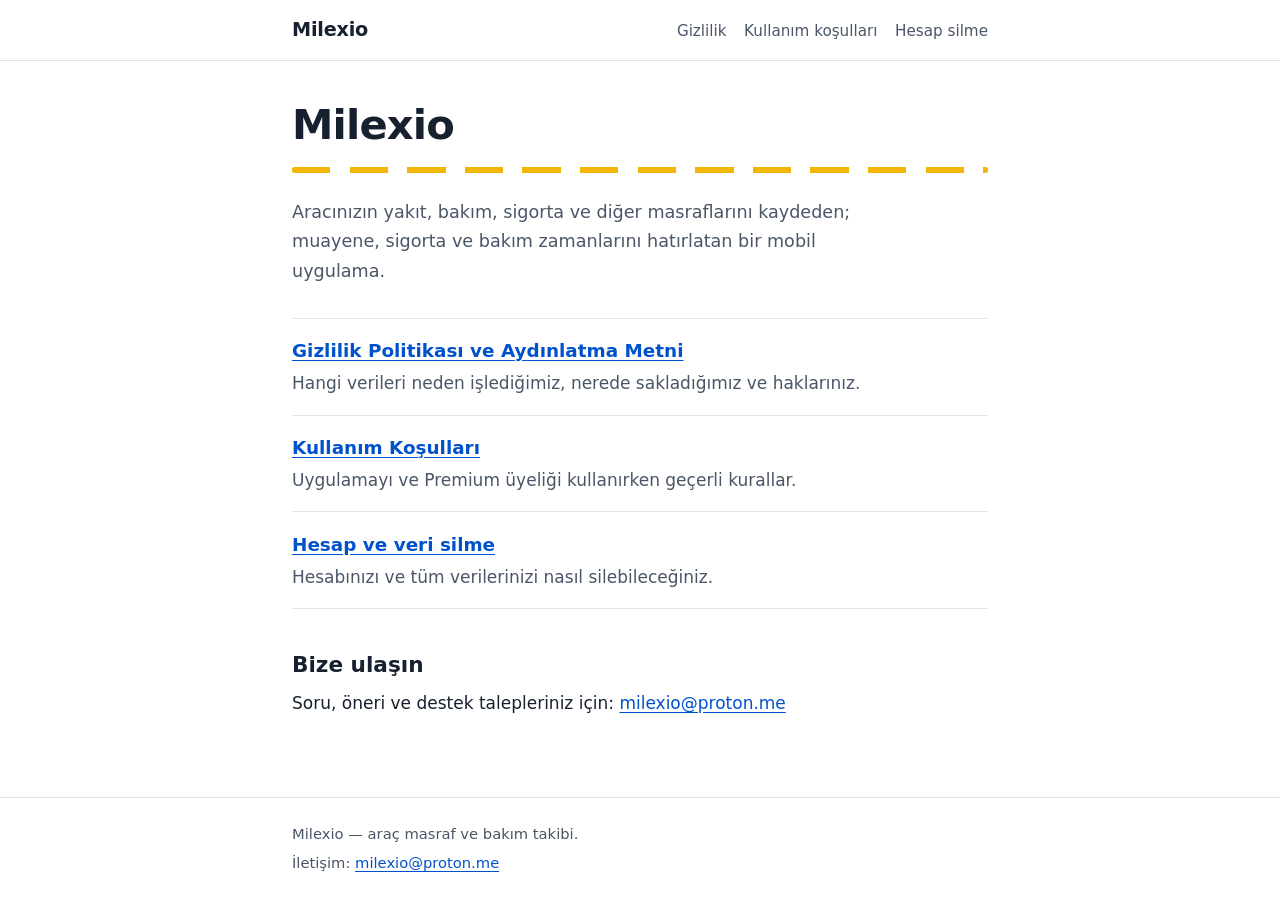
<file: index.html>
<!doctype html>
<html lang="tr">
<head>
  <meta charset="utf-8">
  <meta name="viewport" content="width=device-width, initial-scale=1">
  <title>Ana sayfa | Milexio</title>
  <meta name="description" content="Milexio araç masraf ve bakım takip uygulaması: gizlilik, kullanım koşulları ve hesap silme.">
  <link rel="stylesheet" href="stil.css">
</head>
<body>
  <header class="ust">
    <div class="ust-ic">
      <a class="marka" href="index.html">Milexio</a>
      <nav aria-label="Sayfalar">
        <a href="gizlilik.html">Gizlilik</a>
        <a href="kosullar.html">Kullanım koşulları</a>
        <a href="hesap-silme.html">Hesap silme</a>
      </nav>
    </div>
  </header>
  <main>
    <h1>Milexio</h1>
    <div class="serit" aria-hidden="true"></div>
    <p class="ozet">Aracınızın yakıt, bakım, sigorta ve diğer masraflarını kaydeden; muayene, sigorta ve bakım zamanlarını hatırlatan bir mobil uygulama.</p>

    <ul class="dizin">
      <li><a href="gizlilik.html">Gizlilik Politikası ve Aydınlatma Metni</a>
        <span>Hangi verileri neden işlediğimiz, nerede sakladığımız ve haklarınız.</span></li>
      <li><a href="kosullar.html">Kullanım Koşulları</a>
        <span>Uygulamayı ve Premium üyeliği kullanırken geçerli kurallar.</span></li>
      <li><a href="hesap-silme.html">Hesap ve veri silme</a>
        <span>Hesabınızı ve tüm verilerinizi nasıl silebileceğiniz.</span></li>
    </ul>

    <h2>Bize ulaşın</h2>
    <p>Soru, öneri ve destek talepleriniz için: <a href="mailto:milexio@proton.me">milexio@proton.me</a></p>
  </main>
  <footer>
    <div class="alt-ic">
      <p>Milexio — araç masraf ve bakım takibi.</p>
      <p>İletişim: <a href="mailto:milexio@proton.me">milexio@proton.me</a></p>
    </div>
  </footer>
</body>
</html>
</file>
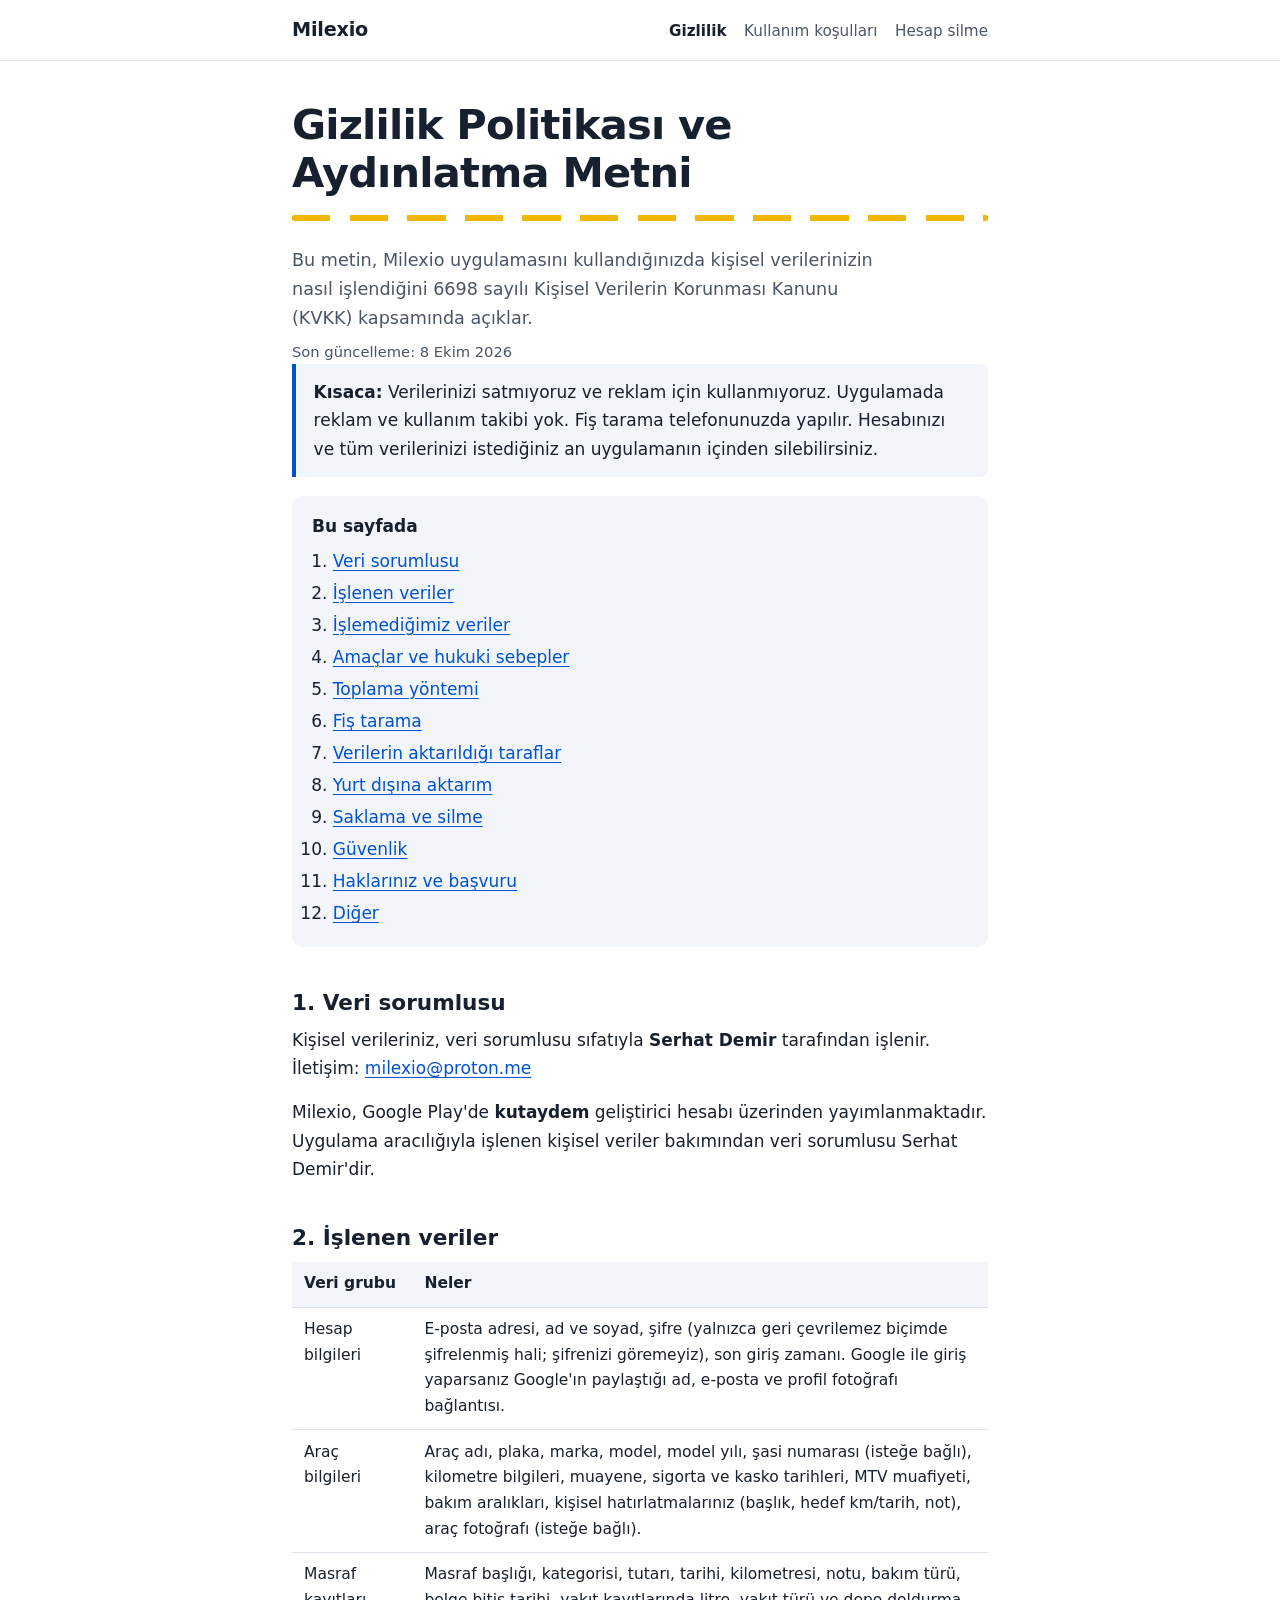
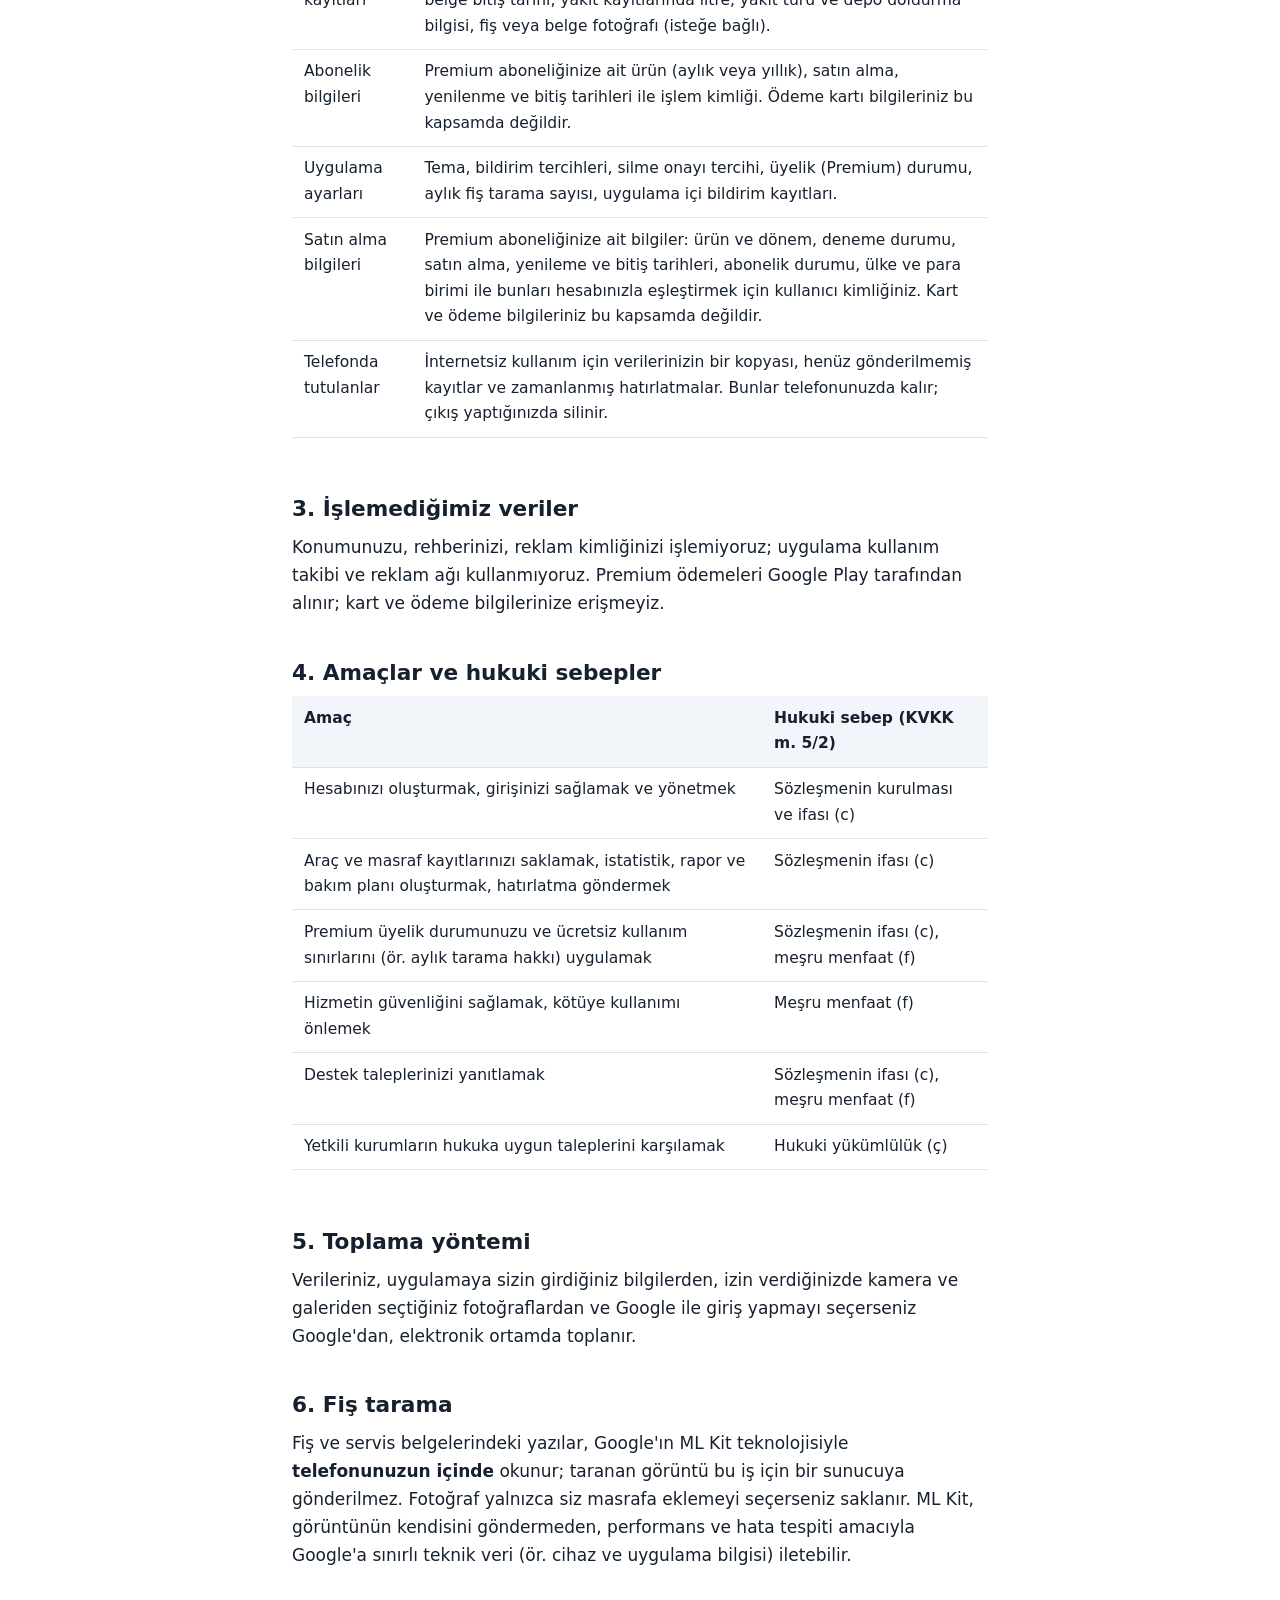
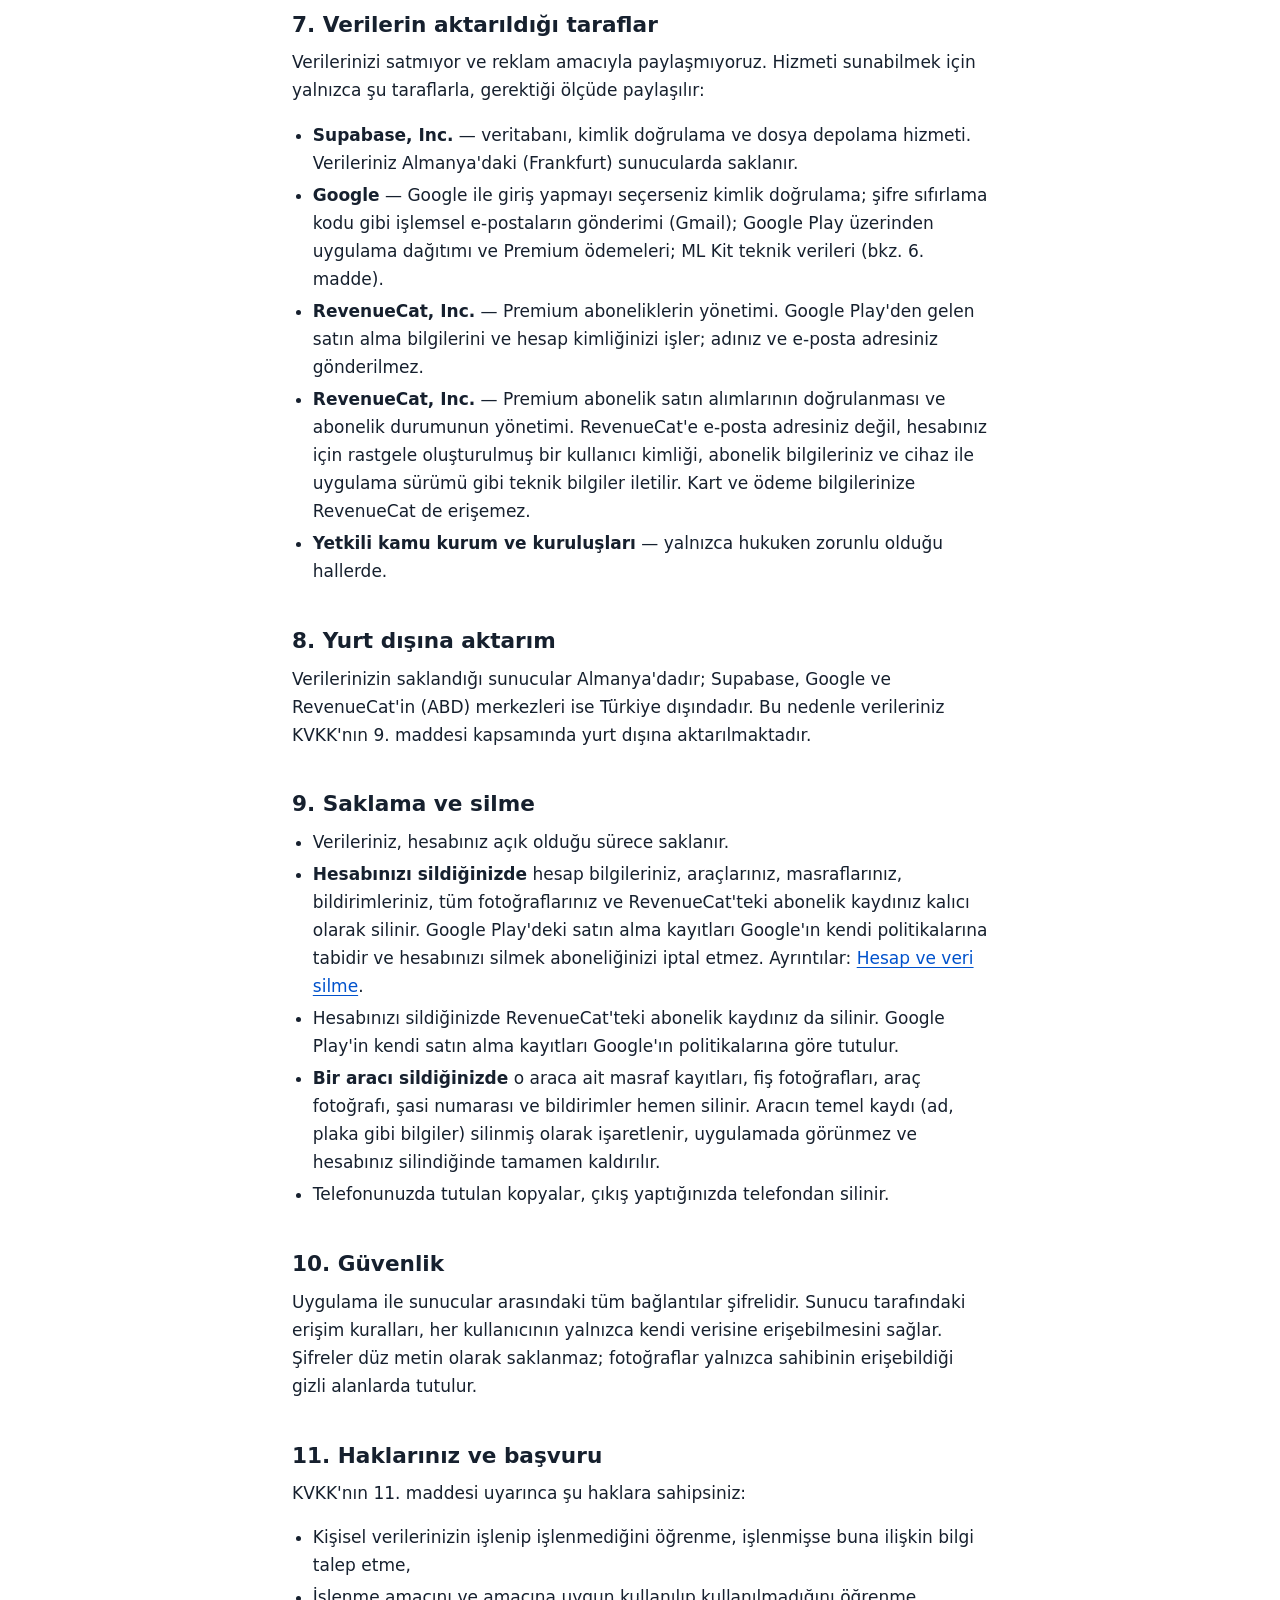
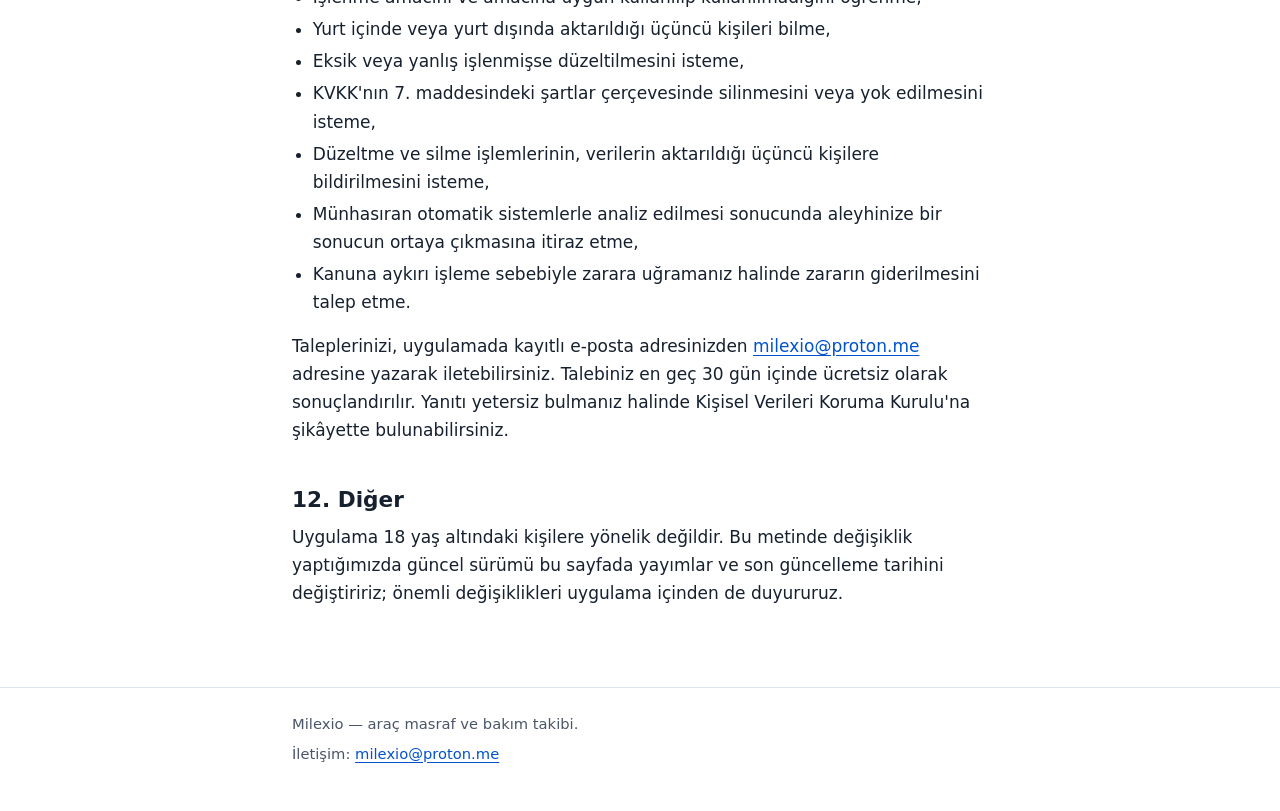
<file: gizlilik.html>
<!doctype html>
<html lang="tr">
<head>
  <meta charset="utf-8">
  <meta name="viewport" content="width=device-width, initial-scale=1">
  <title>Gizlilik Politikası ve Aydınlatma Metni | Milexio</title>
  <meta name="description" content="Milexio'nun kişisel verilerinizi nasıl işlediği ve KVKK kapsamındaki haklarınız.">
  <link rel="stylesheet" href="stil.css">
</head>
<body>
  <header class="ust">
    <div class="ust-ic">
      <a class="marka" href="index.html">Milexio</a>
      <nav aria-label="Sayfalar">
        <a href="gizlilik.html" aria-current="page">Gizlilik</a>
        <a href="kosullar.html">Kullanım koşulları</a>
        <a href="hesap-silme.html">Hesap silme</a>
      </nav>
    </div>
  </header>
  <main>
    <h1>Gizlilik Politikası ve Aydınlatma Metni</h1>
    <div class="serit" aria-hidden="true"></div>
    <p class="ozet">Bu metin, Milexio uygulamasını kullandığınızda kişisel verilerinizin nasıl işlendiğini 6698 sayılı Kişisel Verilerin Korunması Kanunu (KVKK) kapsamında açıklar.</p>
    <p class="tarih">Son güncelleme: 8 Ekim 2026</p>

    <div class="bilgi">
      <p><strong>Kısaca:</strong> Verilerinizi satmıyoruz ve reklam için kullanmıyoruz. Uygulamada reklam ve kullanım takibi yok. Fiş tarama telefonunuzda yapılır. Hesabınızı ve tüm verilerinizi istediğiniz an uygulamanın içinden silebilirsiniz.</p>
    </div>

    <nav class="icindekiler" aria-label="Bu sayfada">
      <p>Bu sayfada</p>
      <ol>
        <li><a href="#sorumlu">Veri sorumlusu</a></li>
        <li><a href="#veriler">İşlenen veriler</a></li>
        <li><a href="#toplamadiklarimiz">İşlemediğimiz veriler</a></li>
        <li><a href="#amaclar">Amaçlar ve hukuki sebepler</a></li>
        <li><a href="#yontem">Toplama yöntemi</a></li>
        <li><a href="#tarama">Fiş tarama</a></li>
        <li><a href="#aktarim">Verilerin aktarıldığı taraflar</a></li>
        <li><a href="#yurtdisi">Yurt dışına aktarım</a></li>
        <li><a href="#saklama">Saklama ve silme</a></li>
        <li><a href="#guvenlik">Güvenlik</a></li>
        <li><a href="#haklar">Haklarınız ve başvuru</a></li>
        <li><a href="#diger">Diğer</a></li>
      </ol>
    </nav>

    <h2 id="sorumlu">1. Veri sorumlusu</h2>
    <p>Kişisel verileriniz, veri sorumlusu sıfatıyla <strong>Serhat Demir</strong> tarafından işlenir.<br>
    İletişim: <a href="mailto:milexio@proton.me">milexio@proton.me</a></p>
    <p>Milexio, Google Play'de <strong>kutaydem</strong> geliştirici hesabı üzerinden yayımlanmaktadır. Uygulama aracılığıyla işlenen kişisel veriler bakımından veri sorumlusu Serhat Demir'dir.</p>

    <h2 id="veriler">2. İşlenen veriler</h2>
    <div class="tablo-kap">
    <table>
      <thead><tr><th scope="col">Veri grubu</th><th scope="col">Neler</th></tr></thead>
      <tbody>
        <tr><td>Hesap bilgileri</td><td>E-posta adresi, ad ve soyad, şifre (yalnızca geri çevrilemez biçimde şifrelenmiş hali; şifrenizi göremeyiz), son giriş zamanı. Google ile giriş yaparsanız Google'ın paylaştığı ad, e-posta ve profil fotoğrafı bağlantısı.</td></tr>
        <tr><td>Araç bilgileri</td><td>Araç adı, plaka, marka, model, model yılı, şasi numarası (isteğe bağlı), kilometre bilgileri, muayene, sigorta ve kasko tarihleri, MTV muafiyeti, bakım aralıkları, kişisel hatırlatmalarınız (başlık, hedef km/tarih, not), araç fotoğrafı (isteğe bağlı).</td></tr>       <tr><td>Masraf kayıtları</td><td>Masraf başlığı, kategorisi, tutarı, tarihi, kilometresi, notu, bakım türü, belge bitiş tarihi, yakıt kayıtlarında litre, yakıt türü ve depo doldurma bilgisi, fiş veya belge fotoğrafı (isteğe bağlı).</td></tr>
        <tr><td>Abonelik bilgileri</td><td>Premium aboneliğinize ait ürün (aylık veya yıllık), satın alma, yenilenme ve bitiş tarihleri ile işlem kimliği. Ödeme kartı bilgileriniz bu kapsamda değildir.</td></tr>
        <tr><td>Uygulama ayarları</td><td>Tema, bildirim tercihleri, silme onayı tercihi, üyelik (Premium) durumu, aylık fiş tarama sayısı, uygulama içi bildirim kayıtları.</td></tr>
        <tr><td>Satın alma bilgileri</td><td>Premium aboneliğinize ait bilgiler: ürün ve dönem, deneme durumu, satın alma, yenileme ve bitiş tarihleri, abonelik durumu, ülke ve para birimi ile bunları hesabınızla eşleştirmek için kullanıcı kimliğiniz. Kart ve ödeme bilgileriniz bu kapsamda değildir.</td></tr>
        <tr><td>Telefonda tutulanlar</td><td>İnternetsiz kullanım için verilerinizin bir kopyası, henüz gönderilmemiş kayıtlar ve zamanlanmış hatırlatmalar. Bunlar telefonunuzda kalır; çıkış yaptığınızda silinir.</td></tr>
      </tbody>
    </table>
    </div>

    <h2 id="toplamadiklarimiz">3. İşlemediğimiz veriler</h2>
    <p>Konumunuzu, rehberinizi, reklam kimliğinizi işlemiyoruz; uygulama kullanım takibi ve reklam ağı kullanmıyoruz. Premium ödemeleri Google Play tarafından alınır; kart ve ödeme bilgilerinize erişmeyiz.</p>

    <h2 id="amaclar">4. Amaçlar ve hukuki sebepler</h2>
    <div class="tablo-kap">
    <table>
      <thead><tr><th scope="col">Amaç</th><th scope="col">Hukuki sebep (KVKK m. 5/2)</th></tr></thead>
      <tbody>
        <tr><td>Hesabınızı oluşturmak, girişinizi sağlamak ve yönetmek</td><td>Sözleşmenin kurulması ve ifası (c)</td></tr>
        <tr><td>Araç ve masraf kayıtlarınızı saklamak, istatistik, rapor ve bakım planı oluşturmak, hatırlatma göndermek</td><td>Sözleşmenin ifası (c)</td></tr>
        <tr><td>Premium üyelik durumunuzu ve ücretsiz kullanım sınırlarını (ör. aylık tarama hakkı) uygulamak</td><td>Sözleşmenin ifası (c), meşru menfaat (f)</td></tr>
        <tr><td>Hizmetin güvenliğini sağlamak, kötüye kullanımı önlemek</td><td>Meşru menfaat (f)</td></tr>
        <tr><td>Destek taleplerinizi yanıtlamak</td><td>Sözleşmenin ifası (c), meşru menfaat (f)</td></tr>
        <tr><td>Yetkili kurumların hukuka uygun taleplerini karşılamak</td><td>Hukuki yükümlülük (ç)</td></tr>
      </tbody>
    </table>
    </div>

    <h2 id="yontem">5. Toplama yöntemi</h2>
    <p>Verileriniz, uygulamaya sizin girdiğiniz bilgilerden, izin verdiğinizde kamera ve galeriden seçtiğiniz fotoğraflardan ve Google ile giriş yapmayı seçerseniz Google'dan, elektronik ortamda toplanır.</p>

    <h2 id="tarama">6. Fiş tarama</h2>
    <p>Fiş ve servis belgelerindeki yazılar, Google'ın ML Kit teknolojisiyle <strong>telefonunuzun içinde</strong> okunur; taranan görüntü bu iş için bir sunucuya gönderilmez. Fotoğraf yalnızca siz masrafa eklemeyi seçerseniz saklanır. ML Kit, görüntünün kendisini göndermeden, performans ve hata tespiti amacıyla Google'a sınırlı teknik veri (ör. cihaz ve uygulama bilgisi) iletebilir.</p>

    <h2 id="aktarim">7. Verilerin aktarıldığı taraflar</h2>
    <p>Verilerinizi satmıyor ve reklam amacıyla paylaşmıyoruz. Hizmeti sunabilmek için yalnızca şu taraflarla, gerektiği ölçüde paylaşılır:</p>
    <ul>
      <li><strong>Supabase, Inc.</strong> — veritabanı, kimlik doğrulama ve dosya depolama hizmeti. Verileriniz Almanya'daki (Frankfurt) sunucularda saklanır.</li>
<li><strong>Google</strong> — Google ile giriş yapmayı seçerseniz kimlik doğrulama; şifre sıfırlama kodu gibi işlemsel e-postaların gönderimi (Gmail); Google Play üzerinden uygulama dağıtımı ve Premium ödemeleri; ML Kit teknik verileri (bkz. 6. madde).</li>      
      <li><strong>RevenueCat, Inc.</strong> — Premium aboneliklerin yönetimi. Google Play'den gelen satın alma bilgilerini ve hesap kimliğinizi işler; adınız ve e-posta adresiniz gönderilmez.</li>      
      <li><strong>RevenueCat, Inc.</strong> — Premium abonelik satın alımlarının doğrulanması ve abonelik durumunun yönetimi. RevenueCat'e e-posta adresiniz değil, hesabınız için rastgele oluşturulmuş bir kullanıcı kimliği, abonelik bilgileriniz ve cihaz ile uygulama sürümü gibi teknik bilgiler iletilir. Kart ve ödeme bilgilerinize RevenueCat de erişemez.</li>
      <li><strong>Yetkili kamu kurum ve kuruluşları</strong> — yalnızca hukuken zorunlu olduğu hallerde.</li>
    </ul>

    <h2 id="yurtdisi">8. Yurt dışına aktarım</h2>
    <p>Verilerinizin saklandığı sunucular Almanya'dadır; Supabase, Google ve RevenueCat'in (ABD) merkezleri ise Türkiye dışındadır. Bu nedenle verileriniz KVKK'nın 9. maddesi kapsamında yurt dışına aktarılmaktadır.</p>
    <!-- AVUKAT SONRASI EKLENECEK: Aktarımın dayanağını belirten cümle. Örnek (yalnızca
         standart sözleşmeler fiilen imzalanıp 5 iş günü içinde Kurum'a bildirildikten SONRA):
         <p>Bu aktarım, Kanun'da öngörülen uygun güvencelerden standart sözleşmeye dayanılarak gerçekleştirilir.</p> -->

    <h2 id="saklama">9. Saklama ve silme</h2>
    <ul>
      <li>Verileriniz, hesabınız açık olduğu sürece saklanır.</li>
      <li><strong>Hesabınızı sildiğinizde</strong> hesap bilgileriniz, araçlarınız, masraflarınız, bildirimleriniz, tüm fotoğraflarınız ve RevenueCat'teki abonelik kaydınız kalıcı olarak silinir. Google Play'deki satın alma kayıtları Google'ın kendi politikalarına tabidir ve hesabınızı silmek aboneliğinizi iptal etmez. Ayrıntılar: <a href="hesap-silme.html">Hesap ve veri silme</a>.</li>
<li>Hesabınızı sildiğinizde RevenueCat'teki abonelik kaydınız da silinir. Google Play'in kendi satın alma kayıtları Google'ın politikalarına göre tutulur.</li>
      <li><strong>Bir aracı sildiğinizde</strong> o araca ait masraf kayıtları, fiş fotoğrafları, araç fotoğrafı, şasi numarası ve bildirimler hemen silinir. Aracın temel kaydı (ad, plaka gibi bilgiler) silinmiş olarak işaretlenir, uygulamada görünmez ve hesabınız silindiğinde tamamen kaldırılır.</li>
      <li>Telefonunuzda tutulan kopyalar, çıkış yaptığınızda telefondan silinir.</li>
    </ul>

    <h2 id="guvenlik">10. Güvenlik</h2>
    <p>Uygulama ile sunucular arasındaki tüm bağlantılar şifrelidir. Sunucu tarafındaki erişim kuralları, her kullanıcının yalnızca kendi verisine erişebilmesini sağlar. Şifreler düz metin olarak saklanmaz; fotoğraflar yalnızca sahibinin erişebildiği gizli alanlarda tutulur.</p>

    <h2 id="haklar">11. Haklarınız ve başvuru</h2>
    <p>KVKK'nın 11. maddesi uyarınca şu haklara sahipsiniz:</p>
    <ul>
      <li>Kişisel verilerinizin işlenip işlenmediğini öğrenme, işlenmişse buna ilişkin bilgi talep etme,</li>
      <li>İşlenme amacını ve amacına uygun kullanılıp kullanılmadığını öğrenme,</li>
      <li>Yurt içinde veya yurt dışında aktarıldığı üçüncü kişileri bilme,</li>
      <li>Eksik veya yanlış işlenmişse düzeltilmesini isteme,</li>
      <li>KVKK'nın 7. maddesindeki şartlar çerçevesinde silinmesini veya yok edilmesini isteme,</li>
      <li>Düzeltme ve silme işlemlerinin, verilerin aktarıldığı üçüncü kişilere bildirilmesini isteme,</li>
      <li>Münhasıran otomatik sistemlerle analiz edilmesi sonucunda aleyhinize bir sonucun ortaya çıkmasına itiraz etme,</li>
      <li>Kanuna aykırı işleme sebebiyle zarara uğramanız halinde zararın giderilmesini talep etme.</li>
    </ul>
    <p>Taleplerinizi, uygulamada kayıtlı e-posta adresinizden <a href="mailto:milexio@proton.me">milexio@proton.me</a> adresine yazarak iletebilirsiniz. Talebiniz en geç 30 gün içinde ücretsiz olarak sonuçlandırılır. Yanıtı yetersiz bulmanız halinde Kişisel Verileri Koruma Kurulu'na şikâyette bulunabilirsiniz.</p>

    <h2 id="diger">12. Diğer</h2>
    <p>Uygulama 18 yaş altındaki kişilere yönelik değildir. Bu metinde değişiklik yaptığımızda güncel sürümü bu sayfada yayımlar ve son güncelleme tarihini değiştiririz; önemli değişiklikleri uygulama içinden de duyururuz.</p>
  </main>
  <footer>
    <div class="alt-ic">
      <p>Milexio — araç masraf ve bakım takibi.</p>
      <p>İletişim: <a href="mailto:milexio@proton.me">milexio@proton.me</a></p>
    </div>
  </footer>
</body>
</html>
</file>
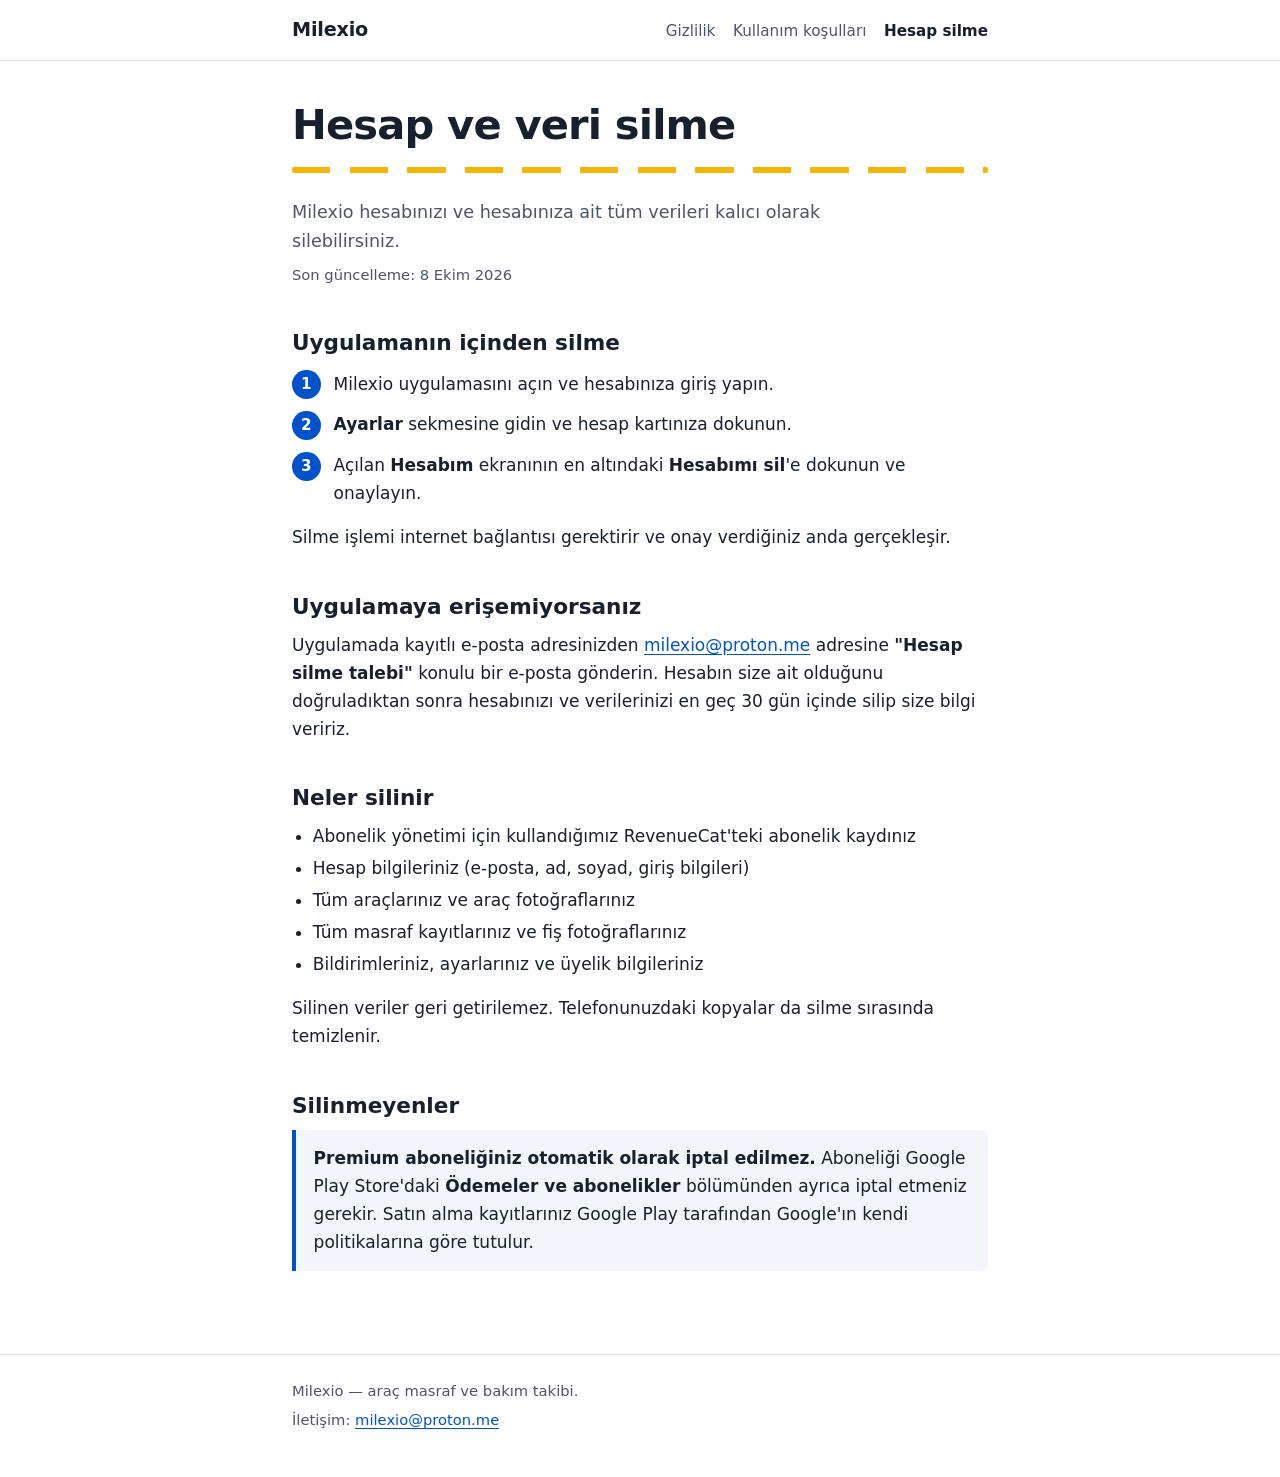
<file: hesap-silme.html>
<!doctype html>
<html lang="tr">
<head>
  <meta charset="utf-8">
  <meta name="viewport" content="width=device-width, initial-scale=1">
  <title>Hesap ve veri silme | Milexio</title>
  <meta name="description" content="Milexio hesabınızı ve tüm verilerinizi silme yolları.">
  <link rel="stylesheet" href="stil.css">
</head>
<body>
  <header class="ust">
    <div class="ust-ic">
      <a class="marka" href="index.html">Milexio</a>
      <nav aria-label="Sayfalar">
        <a href="gizlilik.html">Gizlilik</a>
        <a href="kosullar.html">Kullanım koşulları</a>
        <a href="hesap-silme.html" aria-current="page">Hesap silme</a>
      </nav>
    </div>
  </header>
  <main>
    <h1>Hesap ve veri silme</h1>
    <div class="serit" aria-hidden="true"></div>
    <p class="ozet">Milexio hesabınızı ve hesabınıza ait tüm verileri kalıcı olarak silebilirsiniz.</p>
    <p class="tarih">Son güncelleme: 8 Ekim 2026</p>

    <h2>Uygulamanın içinden silme</h2>
    <ol class="adimlar">
      <li>Milexio uygulamasını açın ve hesabınıza giriş yapın.</li>
      <li><strong>Ayarlar</strong> sekmesine gidin ve hesap kartınıza dokunun.</li>
      <li>Açılan <strong>Hesabım</strong> ekranının en altındaki <strong>Hesabımı sil</strong>'e dokunun ve onaylayın.</li>
    </ol>
    <p>Silme işlemi internet bağlantısı gerektirir ve onay verdiğiniz anda gerçekleşir.</p>

    <h2>Uygulamaya erişemiyorsanız</h2>
    <p>Uygulamada kayıtlı e-posta adresinizden <a href="mailto:milexio@proton.me?subject=Hesap%20silme%20talebi">milexio@proton.me</a> adresine <strong>"Hesap silme talebi"</strong> konulu bir e-posta gönderin. Hesabın size ait olduğunu doğruladıktan sonra hesabınızı ve verilerinizi en geç 30 gün içinde silip size bilgi veririz.</p>

    <h2>Neler silinir</h2>
    <ul>
       <li>Abonelik yönetimi için kullandığımız RevenueCat'teki abonelik kaydınız</li>
      <li>Hesap bilgileriniz (e-posta, ad, soyad, giriş bilgileri)</li>
      <li>Tüm araçlarınız ve araç fotoğraflarınız</li>
      <li>Tüm masraf kayıtlarınız ve fiş fotoğraflarınız</li>
      <li>Bildirimleriniz, ayarlarınız ve üyelik bilgileriniz</li>
    </ul>
    <p>Silinen veriler geri getirilemez. Telefonunuzdaki kopyalar da silme sırasında temizlenir.</p>

    <h2>Silinmeyenler</h2>
    <div class="bilgi">
      <p><strong>Premium aboneliğiniz otomatik olarak iptal edilmez.</strong> Aboneliği Google Play Store'daki <strong>Ödemeler ve abonelikler</strong> bölümünden ayrıca iptal etmeniz gerekir. Satın alma kayıtlarınız Google Play tarafından Google'ın kendi politikalarına göre tutulur. </p>
    </div>
  </main>
  <footer>
    <div class="alt-ic">
      <p>Milexio — araç masraf ve bakım takibi.</p>
      <p>İletişim: <a href="mailto:milexio@proton.me">milexio@proton.me</a></p>
    </div>
  </footer>
</body>
</html>
</file>
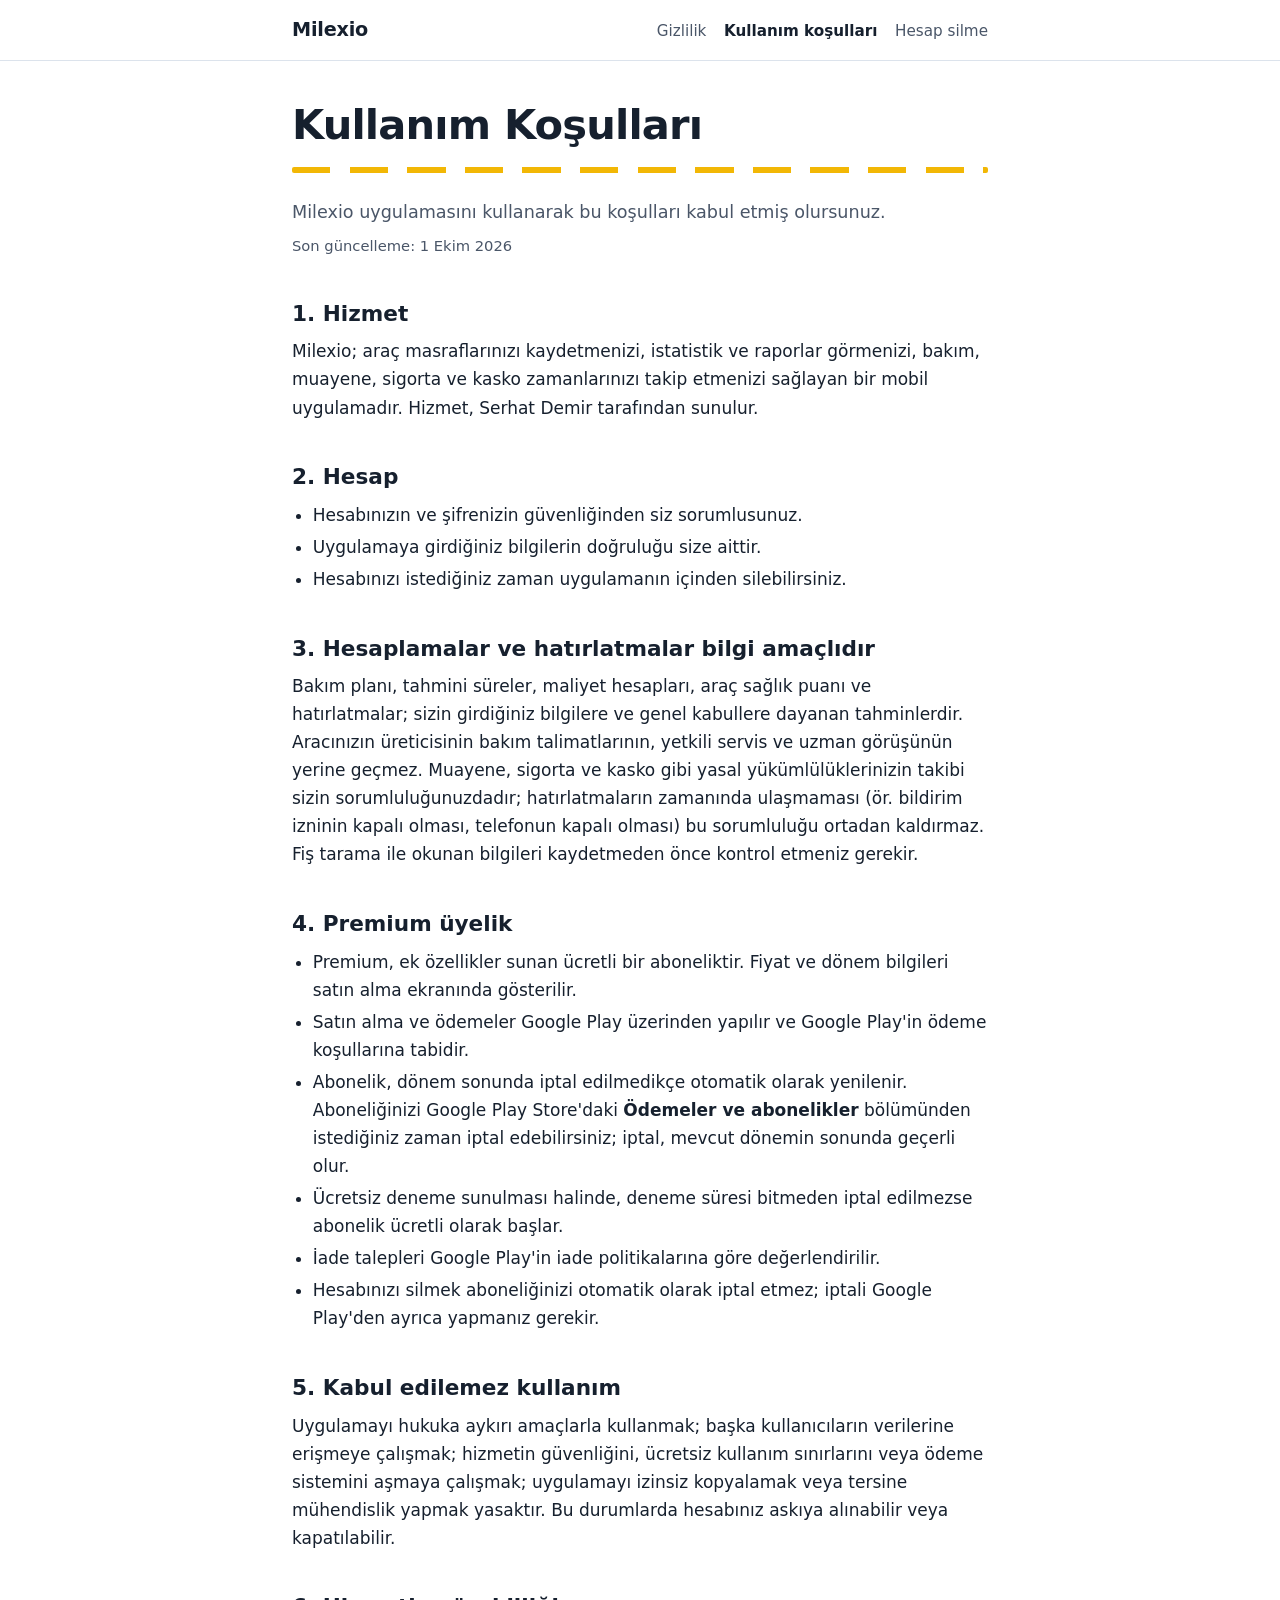
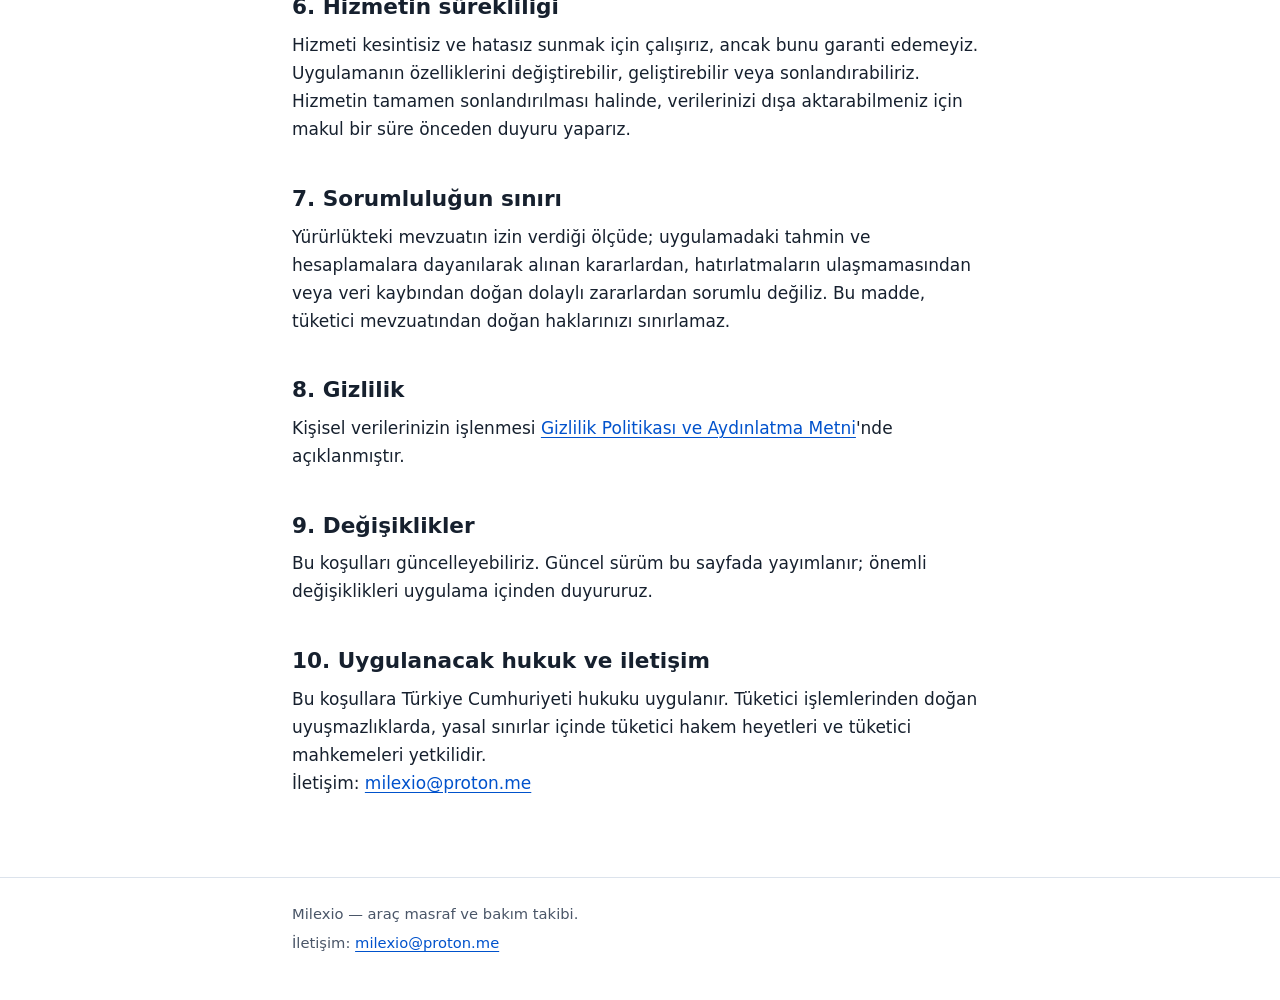
<file: kosullar.html>
<!doctype html>
<html lang="tr">
<head>
  <meta charset="utf-8">
  <meta name="viewport" content="width=device-width, initial-scale=1">
  <title>Kullanım Koşulları | Milexio</title>
  <meta name="description" content="Milexio uygulaması ve Premium üyelik kullanım koşulları.">
  <link rel="stylesheet" href="stil.css">
</head>
<body>
  <header class="ust">
    <div class="ust-ic">
      <a class="marka" href="index.html">Milexio</a>
      <nav aria-label="Sayfalar">
        <a href="gizlilik.html">Gizlilik</a>
        <a href="kosullar.html" aria-current="page">Kullanım koşulları</a>
        <a href="hesap-silme.html">Hesap silme</a>
      </nav>
    </div>
  </header>
  <main>
    <h1>Kullanım Koşulları</h1>
    <div class="serit" aria-hidden="true"></div>
    <p class="ozet">Milexio uygulamasını kullanarak bu koşulları kabul etmiş olursunuz.</p>
    <p class="tarih">Son güncelleme: 1 Ekim 2026</p>

    <h2>1. Hizmet</h2>
    <p>Milexio; araç masraflarınızı kaydetmenizi, istatistik ve raporlar görmenizi, bakım, muayene, sigorta ve kasko zamanlarınızı takip etmenizi sağlayan bir mobil uygulamadır. Hizmet, Serhat Demir tarafından sunulur.</p>

    <h2>2. Hesap</h2>
    <ul>
      <li>Hesabınızın ve şifrenizin güvenliğinden siz sorumlusunuz.</li>
      <li>Uygulamaya girdiğiniz bilgilerin doğruluğu size aittir.</li>
      <li>Hesabınızı istediğiniz zaman uygulamanın içinden silebilirsiniz.</li>
    </ul>

    <h2>3. Hesaplamalar ve hatırlatmalar bilgi amaçlıdır</h2>
    <p>Bakım planı, tahmini süreler, maliyet hesapları, araç sağlık puanı ve hatırlatmalar; sizin girdiğiniz bilgilere ve genel kabullere dayanan tahminlerdir. Aracınızın üreticisinin bakım talimatlarının, yetkili servis ve uzman görüşünün yerine geçmez. Muayene, sigorta ve kasko gibi yasal yükümlülüklerinizin takibi sizin sorumluluğunuzdadır; hatırlatmaların zamanında ulaşmaması (ör. bildirim izninin kapalı olması, telefonun kapalı olması) bu sorumluluğu ortadan kaldırmaz. Fiş tarama ile okunan bilgileri kaydetmeden önce kontrol etmeniz gerekir.</p>

    <h2>4. Premium üyelik</h2>
    <!-- AVUKAT TEYİDİ: Mesafeli satış / cayma hakkı ve ön bilgilendirme gereklilikleri
         (Google Play üzerinden dijital abonelik) avukatla netleştirilecek. -->
    <ul>
      <li>Premium, ek özellikler sunan ücretli bir aboneliktir. Fiyat ve dönem bilgileri satın alma ekranında gösterilir.</li>
      <li>Satın alma ve ödemeler Google Play üzerinden yapılır ve Google Play'in ödeme koşullarına tabidir.</li>
      <li>Abonelik, dönem sonunda iptal edilmedikçe otomatik olarak yenilenir. Aboneliğinizi Google Play Store'daki <strong>Ödemeler ve abonelikler</strong> bölümünden istediğiniz zaman iptal edebilirsiniz; iptal, mevcut dönemin sonunda geçerli olur.</li>
      <li>Ücretsiz deneme sunulması halinde, deneme süresi bitmeden iptal edilmezse abonelik ücretli olarak başlar.</li>
      <li>İade talepleri Google Play'in iade politikalarına göre değerlendirilir.</li>
      <li>Hesabınızı silmek aboneliğinizi otomatik olarak iptal etmez; iptali Google Play'den ayrıca yapmanız gerekir.</li>
    </ul>

    <h2>5. Kabul edilemez kullanım</h2>
    <p>Uygulamayı hukuka aykırı amaçlarla kullanmak; başka kullanıcıların verilerine erişmeye çalışmak; hizmetin güvenliğini, ücretsiz kullanım sınırlarını veya ödeme sistemini aşmaya çalışmak; uygulamayı izinsiz kopyalamak veya tersine mühendislik yapmak yasaktır. Bu durumlarda hesabınız askıya alınabilir veya kapatılabilir.</p>

    <h2>6. Hizmetin sürekliliği</h2>
    <p>Hizmeti kesintisiz ve hatasız sunmak için çalışırız, ancak bunu garanti edemeyiz. Uygulamanın özelliklerini değiştirebilir, geliştirebilir veya sonlandırabiliriz. Hizmetin tamamen sonlandırılması halinde, verilerinizi dışa aktarabilmeniz için makul bir süre önceden duyuru yaparız.</p>

    <h2>7. Sorumluluğun sınırı</h2>
    <p>Yürürlükteki mevzuatın izin verdiği ölçüde; uygulamadaki tahmin ve hesaplamalara dayanılarak alınan kararlardan, hatırlatmaların ulaşmamasından veya veri kaybından doğan dolaylı zararlardan sorumlu değiliz. Bu madde, tüketici mevzuatından doğan haklarınızı sınırlamaz.</p>

    <h2>8. Gizlilik</h2>
    <p>Kişisel verilerinizin işlenmesi <a href="gizlilik.html">Gizlilik Politikası ve Aydınlatma Metni</a>'nde açıklanmıştır.</p>

    <h2>9. Değişiklikler</h2>
    <p>Bu koşulları güncelleyebiliriz. Güncel sürüm bu sayfada yayımlanır; önemli değişiklikleri uygulama içinden duyururuz.</p>

    <h2>10. Uygulanacak hukuk ve iletişim</h2>
    <p>Bu koşullara Türkiye Cumhuriyeti hukuku uygulanır. Tüketici işlemlerinden doğan uyuşmazlıklarda, yasal sınırlar içinde tüketici hakem heyetleri ve tüketici mahkemeleri yetkilidir.<br>
    İletişim: <a href="mailto:milexio@proton.me">milexio@proton.me</a></p>
  </main>
  <footer>
    <div class="alt-ic">
      <p>Milexio — araç masraf ve bakım takibi.</p>
      <p>İletişim: <a href="mailto:milexio@proton.me">milexio@proton.me</a></p>
    </div>
  </footer>
</body>
</html>
</file>
<file: stil.css>
/* Milexio — yasal sayfalar. Dış yazı tipi/servis yüklenmez (gizlilik). */
:root {
  --mavi: #0052CC;
  --murekkep: #16202E;
  --ikincil: #4A5668;
  --kagit: #FFFFFF;
  --sis: #F2F5F9;
  --cizgi: #DCE3EC;
  --serit: #F2B705;
  --odak: #0052CC;
}
@media (prefers-color-scheme: dark) {
  :root {
    --mavi: #7AA7F5;
    --murekkep: #E6EAF0;
    --ikincil: #A3AEBE;
    --kagit: #12171F;
    --sis: #1A212C;
    --cizgi: #2A3341;
    --odak: #7AA7F5;
  }
}
* { box-sizing: border-box; }
html { -webkit-text-size-adjust: 100%; }
body {
  margin: 0;
  background: var(--kagit);
  color: var(--murekkep);
  font-family: system-ui, -apple-system, "Segoe UI", Roboto, "Helvetica Neue", Arial, sans-serif;
  font-size: 1.0625rem;
  line-height: 1.65;
}
a { color: var(--mavi); text-underline-offset: 0.18em; }
a:focus-visible, summary:focus-visible { outline: 3px solid var(--odak); outline-offset: 3px; border-radius: 3px; }

/* Üst şerit */
.ust {
  border-bottom: 1px solid var(--cizgi);
  background: var(--kagit);
}
.ust-ic {
  max-width: 46rem;
  margin: 0 auto;
  padding: 0.9rem 1.25rem;
  display: flex;
  flex-wrap: wrap;
  align-items: baseline;
  justify-content: space-between;
  gap: 0.5rem 1.5rem;
}
.marka {
  font-weight: 800;
  font-size: 1.2rem;
  letter-spacing: -0.01em;
  color: var(--murekkep);
  text-decoration: none;
}
.ust nav { display: flex; flex-wrap: wrap; gap: 0.25rem 1.1rem; font-size: 0.95rem; }
.ust nav a { color: var(--ikincil); text-decoration: none; }
.ust nav a:hover { color: var(--mavi); text-decoration: underline; }
.ust nav a[aria-current="page"] { color: var(--murekkep); font-weight: 650; }

/* İçerik */
main {
  max-width: 46rem;
  margin: 0 auto;
  padding: 2.5rem 1.25rem 4rem;
}
h1 {
  font-size: clamp(1.9rem, 5vw, 2.6rem);
  line-height: 1.15;
  letter-spacing: -0.02em;
  margin: 0 0 0.6rem;
}
/* Akılda kalan tek öğe: başlık altındaki şerit çizgisi */
.serit {
  height: 6px;
  margin: 1.1rem 0 1.6rem;
  background: repeating-linear-gradient(90deg, var(--serit) 0 2.4rem, transparent 2.4rem 3.6rem);
  border-radius: 2px;
}
.ozet { color: var(--ikincil); font-size: 1.1rem; margin: 0; max-width: 38rem; }
.tarih { color: var(--ikincil); font-size: 0.92rem; margin: 0.4rem 0 0; }
h2 {
  font-size: 1.35rem;
  line-height: 1.3;
  margin: 2.6rem 0 0.6rem;
  scroll-margin-top: 1rem;
}
h3 { font-size: 1.08rem; margin: 1.6rem 0 0.4rem; }
p, ul, ol, table { margin: 0 0 1rem; }
ul, ol { padding-left: 1.3rem; }
li { margin: 0.25rem 0; }
p, li { max-width: 68ch; }

/* İçindekiler */
.icindekiler {
  background: var(--sis);
  border-radius: 10px;
  padding: 1rem 1.25rem;
  margin: 0 0 1rem;
}
.icindekiler p { margin: 0 0 0.4rem; font-weight: 650; }
.icindekiler ol { margin: 0; }

/* Tablolar: dar ekranda kendi içinde kayar */
.tablo-kap { overflow-x: auto; margin: 0 0 1rem; }
table { border-collapse: collapse; width: 100%; min-width: 34rem; font-size: 0.97rem; }
th, td { text-align: left; vertical-align: top; padding: 0.6rem 0.75rem; border-bottom: 1px solid var(--cizgi); }
th { font-weight: 650; background: var(--sis); }

/* Önemli bilgi kutusu */
.bilgi {
  border-left: 4px solid var(--mavi);
  background: var(--sis);
  padding: 0.9rem 1.1rem;
  border-radius: 0 8px 8px 0;
  margin: 0 0 1.2rem;
}
.bilgi p:last-child { margin-bottom: 0; }

/* Ana sayfa dizini */
.dizin { list-style: none; padding: 0; margin: 2rem 0; }
.dizin li { max-width: none; margin: 0; padding: 1.1rem 0; border-top: 1px solid var(--cizgi); }
.dizin li:last-child { border-bottom: 1px solid var(--cizgi); }
.dizin a { font-size: 1.15rem; font-weight: 650; }
.dizin span { display: block; color: var(--ikincil); margin-top: 0.15rem; }

/* Adımlar (gerçek bir sıra olduğu için numaralı) */
.adimlar { counter-reset: adim; list-style: none; padding: 0; }
.adimlar li { counter-increment: adim; position: relative; padding-left: 2.6rem; margin: 0.8rem 0; }
.adimlar li::before {
  content: counter(adim);
  position: absolute; left: 0; top: 0.05rem;
  width: 1.8rem; height: 1.8rem;
  border-radius: 50%;
  background: var(--mavi); color: var(--kagit);
  font-weight: 700; font-size: 0.95rem;
  display: grid; place-items: center;
}

footer {
  border-top: 1px solid var(--cizgi);
  color: var(--ikincil);
  font-size: 0.92rem;
}
.alt-ic { max-width: 46rem; margin: 0 auto; padding: 1.5rem 1.25rem 2.5rem; }
.alt-ic p { margin: 0 0 0.3rem; }

/* Dar ekranda tablolar yana kaymak yerine alt alta dizilir */
@media (max-width: 40rem) {
  table { min-width: 0; }
  thead { display: none; }
  tr { display: block; border-bottom: 1px solid var(--cizgi); padding: 0.7rem 0; }
  td { display: block; border: 0; padding: 0.15rem 0; }
  td:first-child { font-weight: 650; }
}
</file>
